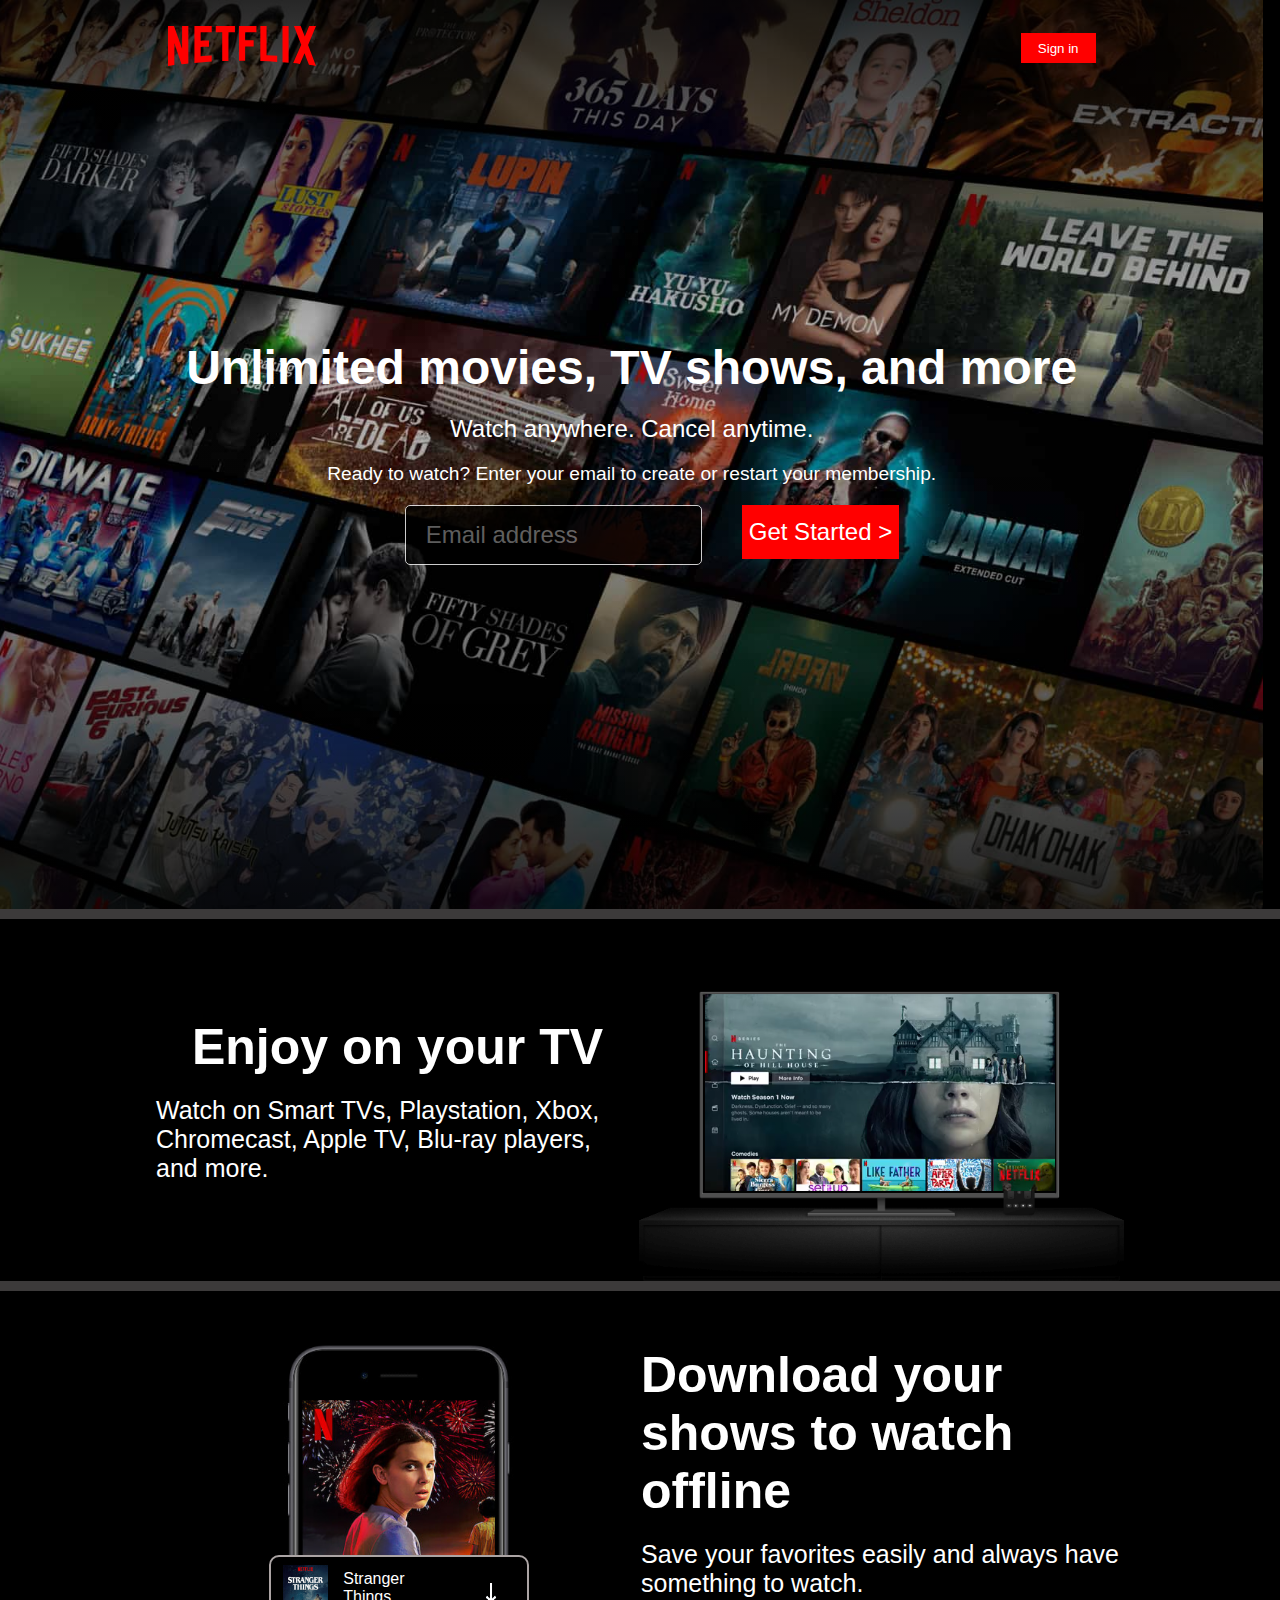
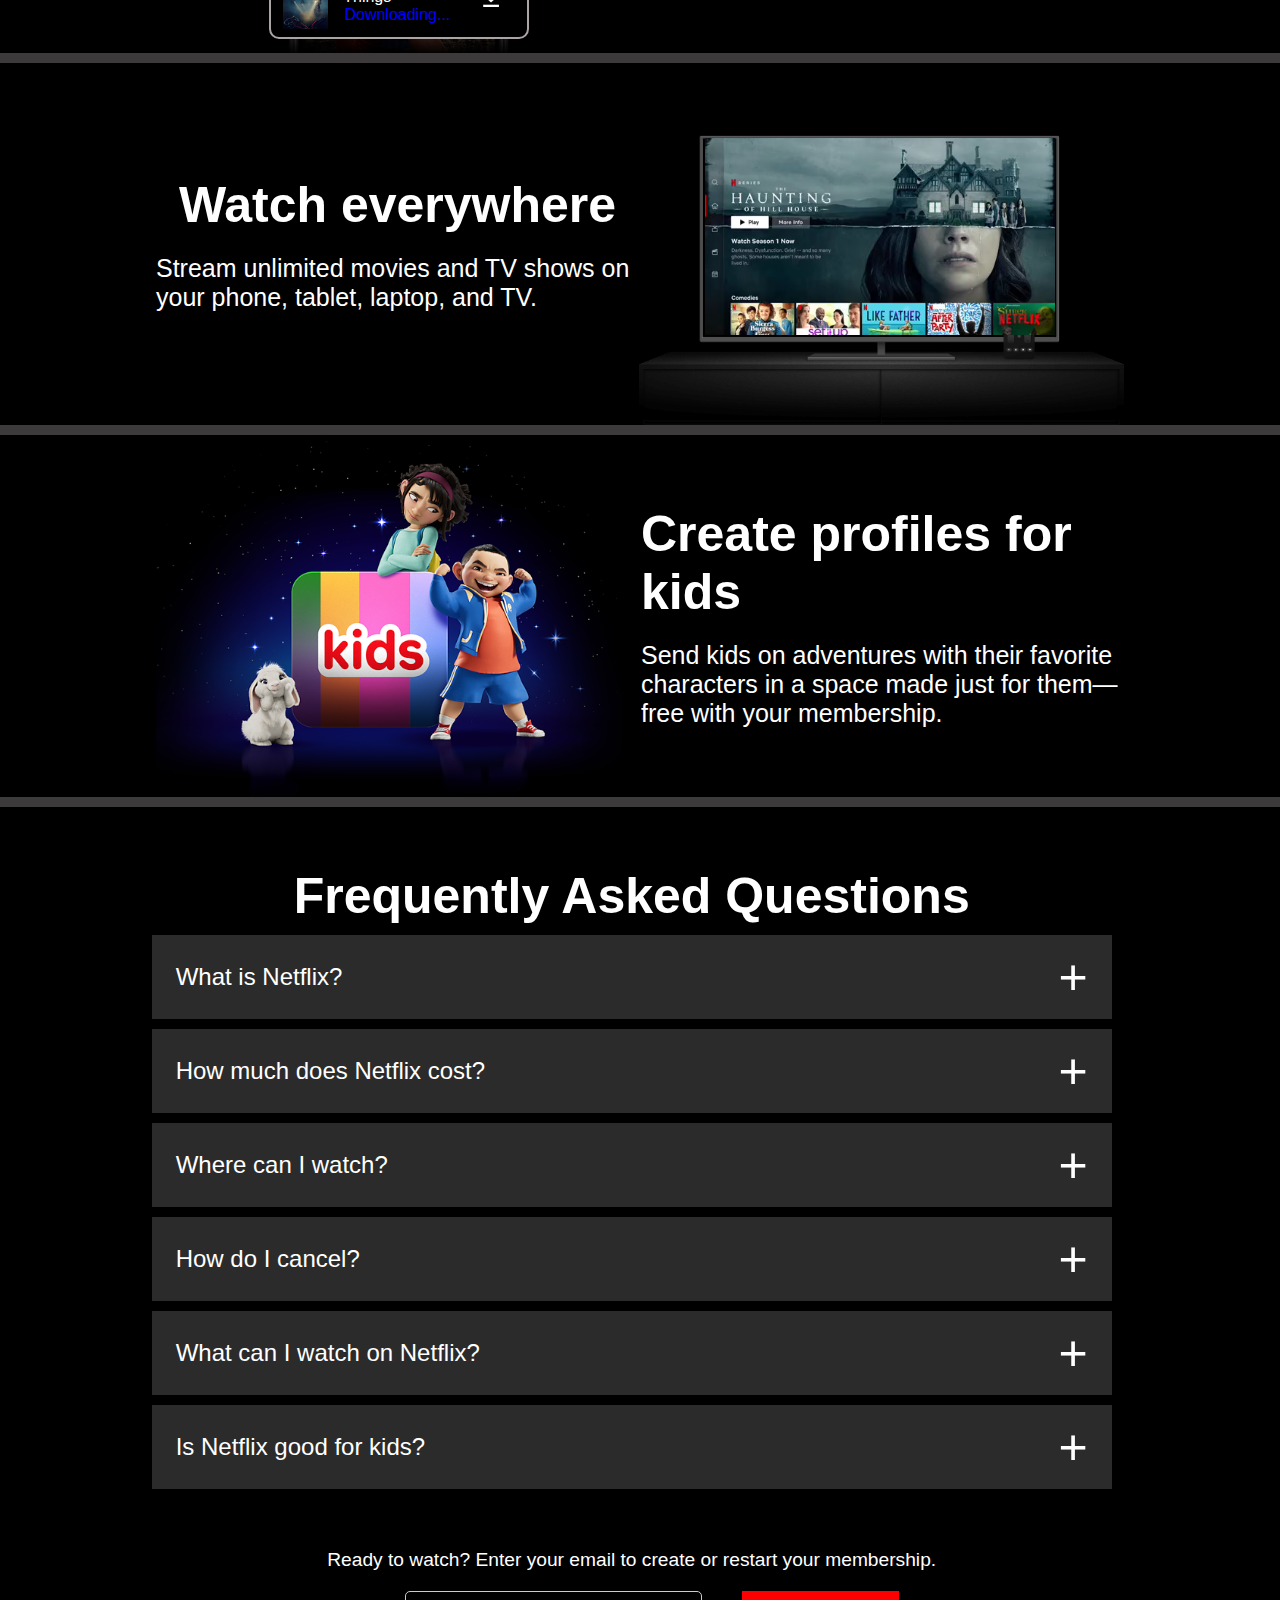
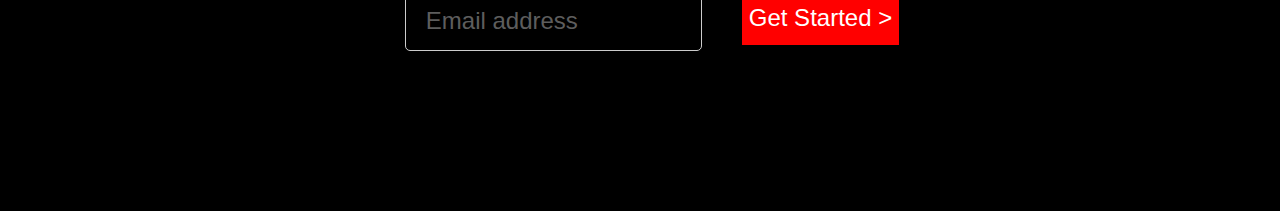
<file: CSS/netfltx web (Clone)/index.html>
<!DOCTYPE html>
<html lang="en">

<head>
    <meta charset="UTF-8">
    <meta name="viewport" content="width=device-width, initial-scale=1.0">
    <title>Netflix Pakistan - Watch TV Shows Online, Watch Movies Onlinent</title>
    <link rel="icon" href="favicon.ico">
        <link rel="stylesheet" href="style.css">
</head>

<body>
    <div class="main">
        <div class="box">
            <nav>
                <div class="img-1">
                    <img src="assets/logo.svg" alt="">
                </div>
                <div class="button"><button>Sign in</button></div>
            </nav>
            <main>
                <span>
                    Unlimited movies, TV shows, and more</span>
                <span>Watch anywhere. Cancel anytime.</span>
                <span>Ready to watch? Enter your email to create or restart your membership.</span>
                <div class="email">
                    <label for="em"></label>
                    <input type="email" placeholder="Email address" id="em">
                    <button>Get Started &gt;</button>
                </div>
            </main>
        </div>

    </div>
    <div class="line"></div>

    <div class="tv">
        <div class="text-tv">
            <span>Enjoy on your TV</span>

            <span>Watch on Smart TVs, Playstation, Xbox, Chromecast, Apple TV, Blu-ray players, and more.</span>
        </div>
        <div class="tv-img">
            <video src="assets/video-tv-0819.m4v" autoplay muted loop></video>
        </div>
    </div>
    <div class="line"></div>


    <!-- formobile -->
    <div class="tv">
        <div class="tv-img mobile">
            <div class="mob-img">
                <img src="assets/boxshot.png" alt="">
                <div class="tx">
                    <span>
                        Stranger Things </span>
                    <span>Downloading...</span>
                </div>
                <img src="assets/download-icon.gif" alt="">
            </div>
        </div>
        <div class="text-tv text-mobile">
            <span>Download your shows to watch offline</span>

            <span>Save your favorites easily and always have something to watch.</span>
        </div>
    </div>
    <div class="line"></div>
  
    
    <div class="tv">
        <div class="text-tv">
            <span>Watch everywhere</span>

            <span>Stream unlimited movies and TV shows on your phone, tablet, laptop, and TV.</span>
        </div>
        <div class="tv-img">
            <video src="assets/video-tv-0819.m4v" autoplay muted loop></video>
        </div>
    </div>
    <div class="line"></div>


    <div class="tv">
       
        <div class="tv-img" id="kids">
            
        </div>
        <div class="text-tv">
            <span>Create profiles for kids</span>

            <span>Send kids on adventures with their favorite characters in a space made just for them—free with your membership.</span>
        </div>
    </div>
 
    <div class="line"></div>
    <div class="faqs">
        <span>Frequently Asked Questions</span>
        <span id="Questions">What is Netflix? <span>&plus;</span>
    </span>
        <span id="Questions">How much does Netflix cost? <span>&plus;</span></span>
        <span id="Questions">Where can I watch? <span>&plus;</span></span>
        <span id="Questions">How do I cancel? <span>&plus;</span></span>
        <span id="Questions">What can I watch on Netflix? <span>&plus;</span></span>
        <span id="Questions">Is Netflix good for kids? <span>&plus;</span></span>
        <span id="io">Ready to watch? Enter your email to create or restart your membership.</span>
        <div class="email hec">
            <label for="em"></label>
            <input type="email" placeholder="Email address" id="em">
            <button>Get Started &gt;</button>
        </div>
    </div>
</body>

</html>
</file>
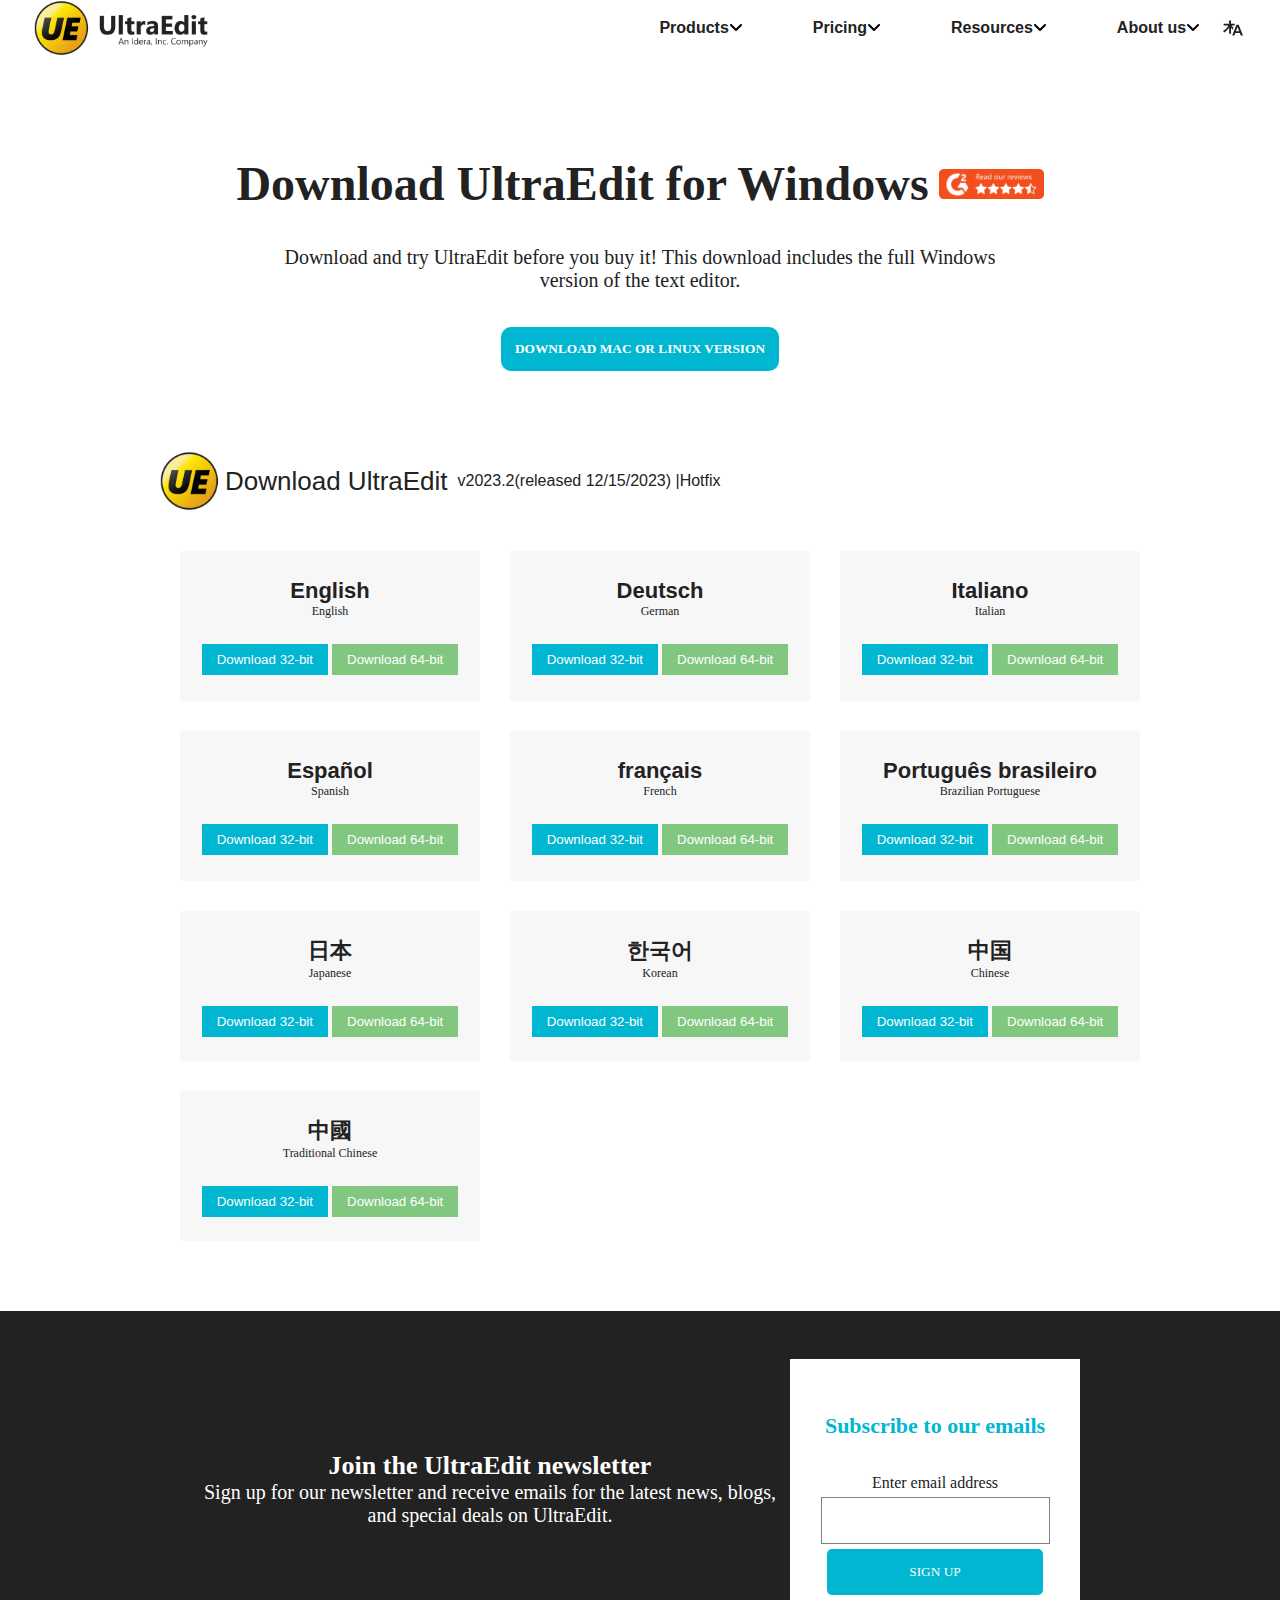
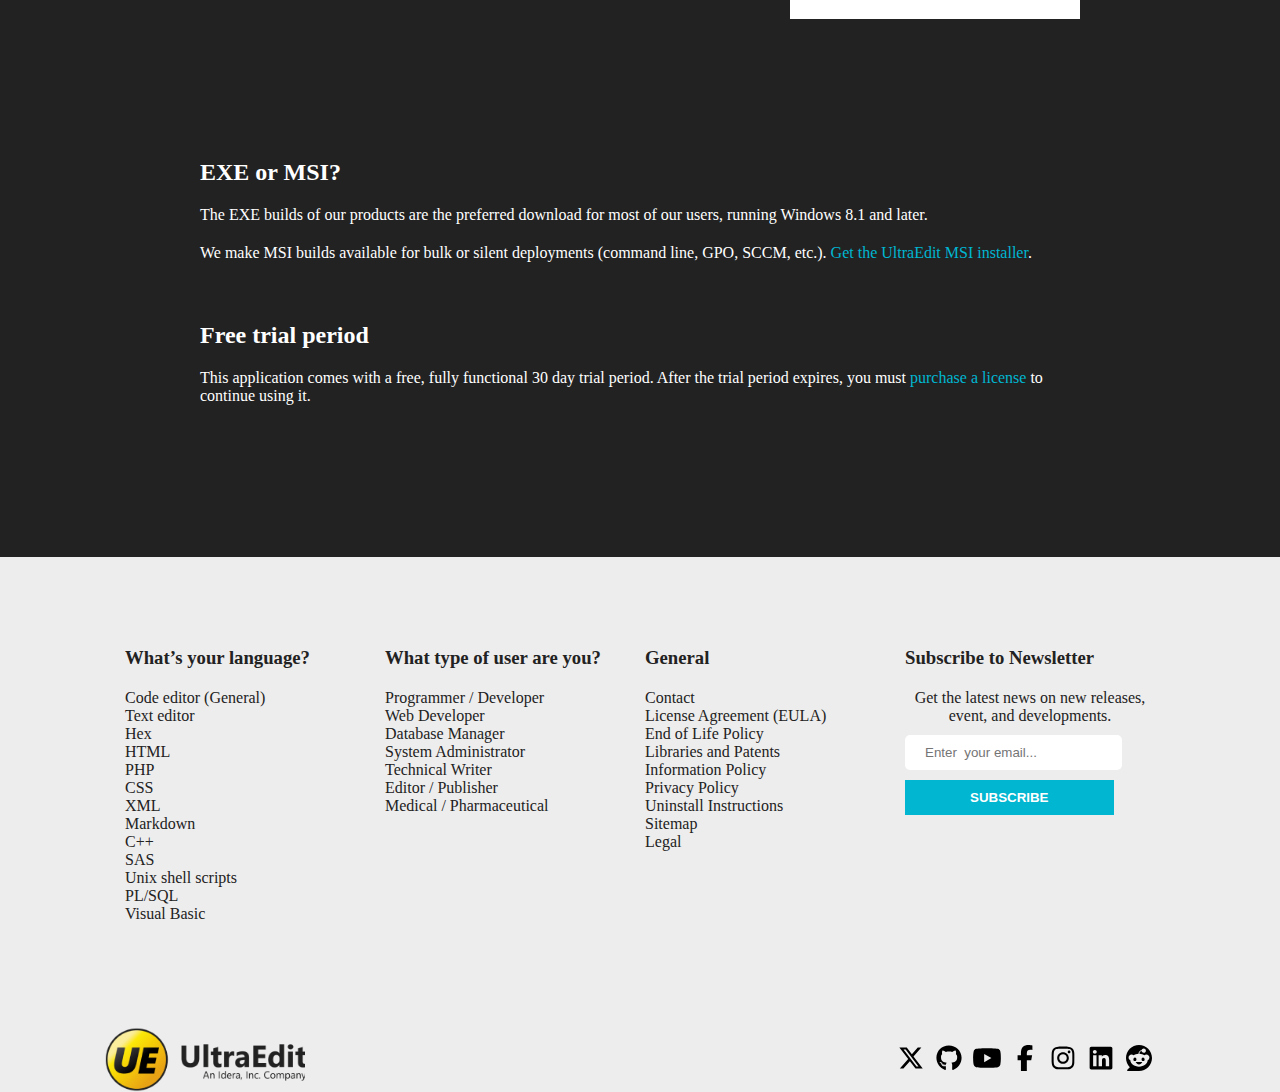
<file: CSS/Ultra edit web (Clone)/index.html>
<!DOCTYPE html>
<html lang="en">

<head>
  <meta charset="UTF-8" />
  <meta name="viewport" content="width=], initial-scale=1.0" />
  <title>ultra edit website ( css html project)</title>
  <link rel="stylesheet" href="ultra edit.css" />

</head>

<body>
  <header>
    <nav>
      <div class="logo"></div>
      <div class="menu">
        <ul>
          <li>Products  <svg xmlns="http://www.w3.org/2000/svg" height="16" width="14"
            viewBox="0 0 448 512"><!--!Font Awesome Free 6.5.1 by @fontawesome - https://fontawesome.com License - https://fontawesome.com/license/free Copyright 2023 Fonticons, Inc.-->
            <path
                d="M201.4 342.6c12.5 12.5 32.8 12.5 45.3 0l160-160c12.5-12.5 12.5-32.8 0-45.3s-32.8-12.5-45.3 0L224 274.7 86.6 137.4c-12.5-12.5-32.8-12.5-45.3 0s-12.5 32.8 0 45.3l160 160z" />
        </svg></li>
          <li>Pricing  <svg xmlns="http://www.w3.org/2000/svg" height="16" width="14"
            viewBox="0 0 448 512"><!--!Font Awesome Free 6.5.1 by @fontawesome - https://fontawesome.com License - https://fontawesome.com/license/free Copyright 2023 Fonticons, Inc.-->
            <path
                d="M201.4 342.6c12.5 12.5 32.8 12.5 45.3 0l160-160c12.5-12.5 12.5-32.8 0-45.3s-32.8-12.5-45.3 0L224 274.7 86.6 137.4c-12.5-12.5-32.8-12.5-45.3 0s-12.5 32.8 0 45.3l160 160z" />
        </svg></li>
          <li>Resources  <svg xmlns="http://www.w3.org/2000/svg" height="16" width="14"
            viewBox="0 0 448 512"><!--!Font Awesome Free 6.5.1 by @fontawesome - https://fontawesome.com License - https://fontawesome.com/license/free Copyright 2023 Fonticons, Inc.-->
            <path
                d="M201.4 342.6c12.5 12.5 32.8 12.5 45.3 0l160-160c12.5-12.5 12.5-32.8 0-45.3s-32.8-12.5-45.3 0L224 274.7 86.6 137.4c-12.5-12.5-32.8-12.5-45.3 0s-12.5 32.8 0 45.3l160 160z" />
        </svg></li>
          <li>About us  <svg xmlns="http://www.w3.org/2000/svg" height="16" width="14"
            viewBox="0 0 448 512"><!--!Font Awesome Free 6.5.1 by @fontawesome - https://fontawesome.com License - https://fontawesome.com/license/free Copyright 2023 Fonticons, Inc.-->
            <path
                d="M201.4 342.6c12.5 12.5 32.8 12.5 45.3 0l160-160c12.5-12.5 12.5-32.8 0-45.3s-32.8-12.5-45.3 0L224 274.7 86.6 137.4c-12.5-12.5-32.8-12.5-45.3 0s-12.5 32.8 0 45.3l160 160z" />
        </svg></li>
        <li id="lan">   <svg width="26" height="20" viewBox="0 0 16 16" fill="none" xmlns="http://www.w3.org/2000/svg"
          class="default-ltr-cache-4z3qvp e1svuwfo1" data-name="Languages" aria-hidden="true">
          <path fill-rule="evenodd" clip-rule="evenodd"
              d="M10.7668 5.33333L10.5038 5.99715L9.33974 8.9355L8.76866 10.377L7.33333 14H9.10751L9.83505 12.0326H13.4217L14.162 14H16L12.5665 5.33333H10.8278H10.7668ZM10.6186 9.93479L10.3839 10.5632H11.1036H12.8856L11.6348 7.2136L10.6186 9.93479ZM9.52722 4.84224C9.55393 4.77481 9.58574 4.71045 9.62211 4.64954H6.41909V2H4.926V4.64954H0.540802V5.99715H4.31466C3.35062 7.79015 1.75173 9.51463 0 10.4283C0.329184 10.7138 0.811203 11.2391 1.04633 11.5931C2.55118 10.6795 3.90318 9.22912 4.926 7.57316V12.6667H6.41909V7.51606C6.81951 8.15256 7.26748 8.76169 7.7521 9.32292L8.31996 7.88955C7.80191 7.29052 7.34631 6.64699 6.9834 5.99715H9.06968L9.52722 4.84224Z"
              fill="currentColor"></path>
      </svg>
  </li>
        </ul>
      </div>
    </nav>
  </header>

  <main>
    <div class="hero-sector">
      <div class="heroheading">
        <h1>Download <span>UltraEdit</span> for Windows</h1>
        <img src="1.png" alt="" />
      </div>
      <h3>
        Download and try UltraEdit before you buy it! This download includes
        the full Windows <br />
        version of the text editor.
      </h3>
      <button>DOWNLOAD MAC OR LINUX VERSION</button>
    </div>

    <div class="sector2">
      <div class="img"></div>
      <h3>Download UltraEdit</h3>
      <span>v2023.2(released 12/15/2023) |<a href="">Hotfix</a> </span>
    </div>
    <div class="content">
      <div class="language gr1">
        <div class="text">
          <h3>English</h3>
          <p>English</p>
        </div>
        <div class="button">
          <button id="but1">Download 32-bit</button>
          <button id="but2">Download 64-bit</button>
        </div>
      </div>
      <div class="language gr2">
        <div class="text">
          <h3>Deutsch</h3>
          <p>German</p>
        </div>
        <div class="button">
          <button id="but1">Download 32-bit</button>
          <button id="but2">Download 64-bit</button>
        </div>
      </div>
      <div class="language gr3">
        <div class="text">
          <h3>Italiano</h3>
          <p>Italian</p>
        </div>
        <div class="button">
          <button id="but1">Download 32-bit</button>
          <button id="but2">Download 64-bit</button>
        </div>
      </div>
      <div class="language gr4">
        <div class="text">
          <h3>Español</h3>
          <p>Spanish</p>
        </div>
        <div class="button">
          <button id="but1">Download 32-bit</button>
          <button id="but2">Download 64-bit</button>
        </div>
      </div>
      <div class="language gr5">
        <div class="text">
          <h3>français</h3>
          <p>French</p>
        </div>
        <div class="button">
          <button id="but1">Download 32-bit</button>
          <button id="but2">Download 64-bit</button>
        </div>
      </div>
      <div class="language gr6">
        <div class="text">
          <h3>Português brasileiro</h3>
          <p>Brazilian Portuguese</p>
        </div>
        <div class="button">
          <button id="but1">Download 32-bit</button>
          <button id="but2">Download 64-bit</button>
        </div>
      </div>
      <div class="language gr7">
        <div class="text">
          <h3>日本</h3>
          <p>Japanese</p>
        </div>
        <div class="button">
          <button id="but1">Download 32-bit</button>
          <button id="but2">Download 64-bit</button>
        </div>
      </div>
      <div class="language gr8">
        <div class="text">
          <h3>한국어</h3>
          <p>Korean</p>
        </div>
        <div class="button">
          <button id="but1">Download 32-bit</button>
          <button id="but2">Download 64-bit</button>
        </div>
      </div>
      <div class="language gr9">
        <div class="text">
          <h3>中国</h3>
          <p>Chinese</p>
        </div>
        <div class="button">
          <button id="but1">Download 32-bit</button>
          <button id="but2">Download 64-bit</button>
        </div>
      </div>
      <div class="language gr10">
        <div class="text">
          <h3>中國</h3>
          <p>Traditional Chinese</p>
        </div>
        <div class="button">
          <button id="but1">Download 32-bit</button>
          <button id="but2">Download 64-bit</button>
        </div>
      </div>
    </div>
  </main>

  <footer>
    <div class="about">
      <div class="sub">
        <div class="details">
          <h3>Join the UltraEdit newsletter</h3>
          <p>
            Sign up for our newsletter and receive emails for the latest news,
            blogs, and special deals on UltraEdit.
          </p>
        </div>
        <div class="email">
          <h3>Subscribe to our emails</h3>
          <label for="fill"> Enter email address </label>
          <input type="text" name="" id="fill" />
          <button>SIGN UP</button>
        </div>
      </div>
      <div class="info">
        <h3>EXE or MSI?</h3>
        <p>
          The EXE builds of our products are the preferred download for most
          of our users, running Windows 8.1 and later.
        </p>
        <p>
          We make MSI builds available for bulk or silent deployments (command
          line, GPO, SCCM, etc.).
          <a href=""> Get the UltraEdit MSI installer</a>.
        </p>
      </div>
      <div class="info info2">
        <h3>Free trial period</h3>
        <p>
          This application comes with a free, fully functional 30 day trial
          period. After the trial period expires, you must
          <a href="">purchase a license</a> to continue using it.
        </p>
      </div>
    </div>




    <div class="end">
      <div class="a-options">
        <div class="first">
          <h3>What’s your language?</h3>
          <a href="">Code editor (General)</a>
          <a href="">Text editor</a>
          <a href="">Hex</a>
          <a href="">HTML</a>
          <a href="">PHP</a>
          <a href="">CSS</a>
          <a href="">XML</a>
          <a href="">Markdown</a>
          <a href="">C++</a>
          <a href="">SAS</a>
          <a href="">Unix shell scripts</a>
          <a href="">PL/SQL</a>
          <a href="">Visual Basic</a>
        </div>
        <div class="second">
          <h3> What type of user are you?</h3>



          <a href="">Programmer / Developer</a>
          <a href="">Web Developer</a>

          <a href="">Database Manager</a>

          <a href="">System Administrator</a>

          <a href="">Technical Writer</a>
          <a href="">Editor / Publisher
          </a>
          <a href="">Medical / Pharmaceutical
          </a>
        </div>
        <div class="third">
          <h3>General</h3>
          <a href="">Contact</a>
          <a href="">
            License Agreement (EULA)</a>
          <a href=""> End of Life Policy
          </a> <a href="">
            Libraries and Patents
          </a>
          <a href="">
            Information Policy
          </a>
          <a href="">
            Privacy Policy
          </a>
          <a href="">
            Uninstall Instructions
          </a>
          <a href="">
            Sitemap</a>
          <a href="">
            Legal
          </a>
        </div>
        <div class="four">
          <h3>Subscribe to Newsletter</h3>
          <p>Get the latest news on new releases, event, and developments.</p>
          <label for="em"></label>
          <input type="text" name="" id="em" placeholder="Enter  your email...">
          <button>SUBSCRIBE</button>
        </div>

      </div>
    </div>

    <div class="end-about">
      <div class="img-1"></div>
      <div class="icons">
        <a href=""><svg xmlns="http://www.w3.org/2000/svg" height="26" width="30"
          viewBox="0 0 512 512"><!--!Font Awesome Free 6.5.1 by @fontawesome - https://fontawesome.com License - https://fontawesome.com/license/free Copyright 2023 Fonticons, Inc.-->
          <path
              d="M389.2 48h70.6L305.6 224.2 487 464H345L233.7 318.6 106.5 464H35.8L200.7 275.5 26.8 48H172.4L272.9 180.9 389.2 48zM364.4 421.8h39.1L151.1 88h-42L364.4 421.8z" />
      </svg></a>
      <a href=""><svg xmlns="http://www.w3.org/2000/svg" height="26" width="30"
        viewBox="0 0 496 512"><!--!Font Awesome Free 6.5.1 by @fontawesome - https://fontawesome.com License - https://fontawesome.com/license/free Copyright 2023 Fonticons, Inc.-->
        <path
            d="M165.9 397.4c0 2-2.3 3.6-5.2 3.6-3.3 .3-5.6-1.3-5.6-3.6 0-2 2.3-3.6 5.2-3.6 3-.3 5.6 1.3 5.6 3.6zm-31.1-4.5c-.7 2 1.3 4.3 4.3 4.9 2.6 1 5.6 0 6.2-2s-1.3-4.3-4.3-5.2c-2.6-.7-5.5 .3-6.2 2.3zm44.2-1.7c-2.9 .7-4.9 2.6-4.6 4.9 .3 2 2.9 3.3 5.9 2.6 2.9-.7 4.9-2.6 4.6-4.6-.3-1.9-3-3.2-5.9-2.9zM244.8 8C106.1 8 0 113.3 0 252c0 110.9 69.8 205.8 169.5 239.2 12.8 2.3 17.3-5.6 17.3-12.1 0-6.2-.3-40.4-.3-61.4 0 0-70 15-84.7-29.8 0 0-11.4-29.1-27.8-36.6 0 0-22.9-15.7 1.6-15.4 0 0 24.9 2 38.6 25.8 21.9 38.6 58.6 27.5 72.9 20.9 2.3-16 8.8-27.1 16-33.7-55.9-6.2-112.3-14.3-112.3-110.5 0-27.5 7.6-41.3 23.6-58.9-2.6-6.5-11.1-33.3 2.6-67.9 20.9-6.5 69 27 69 27 20-5.6 41.5-8.5 62.8-8.5s42.8 2.9 62.8 8.5c0 0 48.1-33.6 69-27 13.7 34.7 5.2 61.4 2.6 67.9 16 17.7 25.8 31.5 25.8 58.9 0 96.5-58.9 104.2-114.8 110.5 9.2 7.9 17 22.9 17 46.4 0 33.7-.3 75.4-.3 83.6 0 6.5 4.6 14.4 17.3 12.1C428.2 457.8 496 362.9 496 252 496 113.3 383.5 8 244.8 8zM97.2 352.9c-1.3 1-1 3.3 .7 5.2 1.6 1.6 3.9 2.3 5.2 1 1.3-1 1-3.3-.7-5.2-1.6-1.6-3.9-2.3-5.2-1zm-10.8-8.1c-.7 1.3 .3 2.9 2.3 3.9 1.6 1 3.6 .7 4.3-.7 .7-1.3-.3-2.9-2.3-3.9-2-.6-3.6-.3-4.3 .7zm32.4 35.6c-1.6 1.3-1 4.3 1.3 6.2 2.3 2.3 5.2 2.6 6.5 1 1.3-1.3 .7-4.3-1.3-6.2-2.2-2.3-5.2-2.6-6.5-1zm-11.4-14.7c-1.6 1-1.6 3.6 0 5.9 1.6 2.3 4.3 3.3 5.6 2.3 1.6-1.3 1.6-3.9 0-6.2-1.4-2.3-4-3.3-5.6-2z" />
    </svg></a>

    <a href=""><svg xmlns="http://www.w3.org/2000/svg" height="26" width="30"
      viewBox="0 0 576 512"><!--!Font Awesome Free 6.5.1 by @fontawesome - https://fontawesome.com License - https://fontawesome.com/license/free Copyright 2023 Fonticons, Inc.-->
      <path
          d="M549.7 124.1c-6.3-23.7-24.8-42.3-48.3-48.6C458.8 64 288 64 288 64S117.2 64 74.6 75.5c-23.5 6.3-42 24.9-48.3 48.6-11.4 42.9-11.4 132.3-11.4 132.3s0 89.4 11.4 132.3c6.3 23.7 24.8 41.5 48.3 47.8C117.2 448 288 448 288 448s170.8 0 213.4-11.5c23.5-6.3 42-24.2 48.3-47.8 11.4-42.9 11.4-132.3 11.4-132.3s0-89.4-11.4-132.3zm-317.5 213.5V175.2l142.7 81.2-142.7 81.2z" />
  </svg></a>

  <a href=""><svg xmlns="http://www.w3.org/2000/svg" height="26" width="30"
    viewBox="0 0 320 512"><!--!Font Awesome Free 6.5.1 by @fontawesome - https://fontawesome.com License - https://fontawesome.com/license/free Copyright 2023 Fonticons, Inc.-->
    <path
        d="M80 299.3V512H196V299.3h86.5l18-97.8H196V166.9c0-51.7 20.3-71.5 72.7-71.5c16.3 0 29.4 .4 37 1.2V7.9C291.4 4 256.4 0 236.2 0C129.3 0 80 50.5 80 159.4v42.1H14v97.8H80z" />
</svg></a>

<a href=""><svg xmlns="http://www.w3.org/2000/svg" height="26" width="30"
  viewBox="0 0 448 512"><!--!Font Awesome Free 6.5.1 by @fontawesome - https://fontawesome.com License - https://fontawesome.com/license/free Copyright 2023 Fonticons, Inc.-->
  <path
      d="M224.1 141c-63.6 0-114.9 51.3-114.9 114.9s51.3 114.9 114.9 114.9S339 319.5 339 255.9 287.7 141 224.1 141zm0 189.6c-41.1 0-74.7-33.5-74.7-74.7s33.5-74.7 74.7-74.7 74.7 33.5 74.7 74.7-33.6 74.7-74.7 74.7zm146.4-194.3c0 14.9-12 26.8-26.8 26.8-14.9 0-26.8-12-26.8-26.8s12-26.8 26.8-26.8 26.8 12 26.8 26.8zm76.1 27.2c-1.7-35.9-9.9-67.7-36.2-93.9-26.2-26.2-58-34.4-93.9-36.2-37-2.1-147.9-2.1-184.9 0-35.8 1.7-67.6 9.9-93.9 36.1s-34.4 58-36.2 93.9c-2.1 37-2.1 147.9 0 184.9 1.7 35.9 9.9 67.7 36.2 93.9s58 34.4 93.9 36.2c37 2.1 147.9 2.1 184.9 0 35.9-1.7 67.7-9.9 93.9-36.2 26.2-26.2 34.4-58 36.2-93.9 2.1-37 2.1-147.8 0-184.8zM398.8 388c-7.8 19.6-22.9 34.7-42.6 42.6-29.5 11.7-99.5 9-132.1 9s-102.7 2.6-132.1-9c-19.6-7.8-34.7-22.9-42.6-42.6-11.7-29.5-9-99.5-9-132.1s-2.6-102.7 9-132.1c7.8-19.6 22.9-34.7 42.6-42.6 29.5-11.7 99.5-9 132.1-9s102.7-2.6 132.1 9c19.6 7.8 34.7 22.9 42.6 42.6 11.7 29.5 9 99.5 9 132.1s2.7 102.7-9 132.1z" />
</svg></a>
<a href=""><svg xmlns="http://www.w3.org/2000/svg" height="26" width="30"
  viewBox="0 0 448 512"><!--!Font Awesome Free 6.5.1 by @fontawesome - https://fontawesome.com License - https://fontawesome.com/license/free Copyright 2023 Fonticons, Inc.-->
  <path
      d="M416 32H31.9C14.3 32 0 46.5 0 64.3v383.4C0 465.5 14.3 480 31.9 480H416c17.6 0 32-14.5 32-32.3V64.3c0-17.8-14.4-32.3-32-32.3zM135.4 416H69V202.2h66.5V416zm-33.2-243c-21.3 0-38.5-17.3-38.5-38.5S80.9 96 102.2 96c21.2 0 38.5 17.3 38.5 38.5 0 21.3-17.2 38.5-38.5 38.5zm282.1 243h-66.4V312c0-24.8-.5-56.7-34.5-56.7-34.6 0-39.9 27-39.9 54.9V416h-66.4V202.2h63.7v29.2h.9c8.9-16.8 30.6-34.5 62.9-34.5 67.2 0 79.7 44.3 79.7 101.9V416z" />
</svg></a>
<a href="">
<svg xmlns="http://www.w3.org/2000/svg" height="26" width="30"
viewBox="0 0 512 512"><!--!Font Awesome Free 6.5.1 by @fontawesome - https://fontawesome.com License - https://fontawesome.com/license/free Copyright 2023 Fonticons, Inc.-->
<path
    d="M0 256C0 114.6 114.6 0 256 0S512 114.6 512 256s-114.6 256-256 256L37.1 512c-13.7 0-20.5-16.5-10.9-26.2L75 437C28.7 390.7 0 326.7 0 256zM349.6 153.6c23.6 0 42.7-19.1 42.7-42.7s-19.1-42.7-42.7-42.7c-20.6 0-37.8 14.6-41.8 34c-34.5 3.7-61.4 33-61.4 68.4l0 .2c-37.5 1.6-71.8 12.3-99 29.1c-10.1-7.8-22.8-12.5-36.5-12.5c-33 0-59.8 26.8-59.8 59.8c0 24 14.1 44.6 34.4 54.1c2 69.4 77.6 125.2 170.6 125.2s168.7-55.9 170.6-125.3c20.2-9.6 34.1-30.2 34.1-54c0-33-26.8-59.8-59.8-59.8c-13.7 0-26.3 4.6-36.4 12.4c-27.4-17-62.1-27.7-100-29.1l0-.2c0-25.4 18.9-46.5 43.4-49.9l0 0c4.4 18.8 21.3 32.8 41.5 32.8zM177.1 246.9c16.7 0 29.5 17.6 28.5 39.3s-13.5 29.6-30.3 29.6s-31.4-8.8-30.4-30.5s15.4-38.3 32.1-38.3zm190.1 38.3c1 21.7-13.7 30.5-30.4 30.5s-29.3-7.9-30.3-29.6c-1-21.7 11.8-39.3 28.5-39.3s31.2 16.6 32.1 38.3zm-48.1 56.7c-10.3 24.6-34.6 41.9-63 41.9s-52.7-17.3-63-41.9c-1.2-2.9 .8-6.2 3.9-6.5c18.4-1.9 38.3-2.9 59.1-2.9s40.7 1 59.1 2.9c3.1 .3 5.1 3.6 3.9 6.5z" />
</svg></a>
      </div>
    </div>
  </footer>
</body>

</html>
</file>
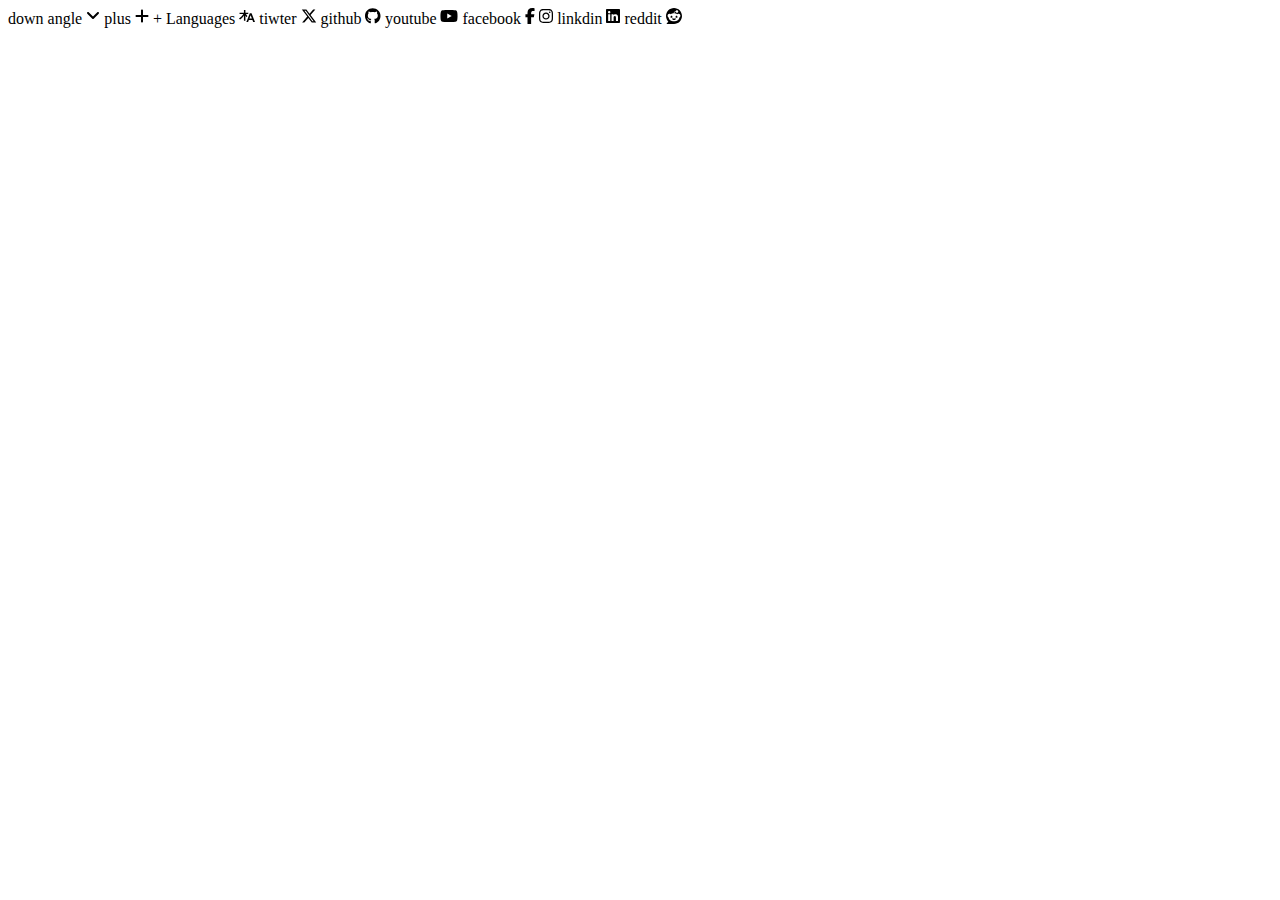
<file: CSS/netfltx web (Clone)/icons.html>
<!DOCTYPE html>
<html lang="en">

<head>
    <meta charset="UTF-8">
    <meta name="viewport" content="width=, initial-scale=1.0">
    <title>Document</title>

    <link rel="stylesheet" href="https://cdnjs.cloudflare.com/ajax/libs/font-awesome/6.5.1/css/all.min.css"
        integrity="sha512-DTOQO9RWCH3ppGqcWaEA1BIZOC6xxalwEsw9c2QQeAIftl+Vegovlnee1c9QX4TctnWMn13TZye+giMm8e2LwA=="
        crossorigin="anonymous" referrerpolicy="no-referrer" />
</head>

<body>
    down angle
    <svg xmlns="http://www.w3.org/2000/svg" height="16" width="14"
        viewBox="0 0 448 512"><!--!Font Awesome Free 6.5.1 by @fontawesome - https://fontawesome.com License - https://fontawesome.com/license/free Copyright 2023 Fonticons, Inc.-->
        <path
            d="M201.4 342.6c12.5 12.5 32.8 12.5 45.3 0l160-160c12.5-12.5 12.5-32.8 0-45.3s-32.8-12.5-45.3 0L224 274.7 86.6 137.4c-12.5-12.5-32.8-12.5-45.3 0s-12.5 32.8 0 45.3l160 160z" />
    </svg>




    plus

    <svg xmlns="http://www.w3.org/2000/svg" height="16" width="14"
        viewBox="0 0 448 512"><!--!Font Awesome Free 6.5.1 by @fontawesome - https://fontawesome.com License - https://fontawesome.com/license/free Copyright 2023 Fonticons, Inc.-->
        <path
            d="M256 80c0-17.7-14.3-32-32-32s-32 14.3-32 32V224H48c-17.7 0-32 14.3-32 32s14.3 32 32 32H192V432c0 17.7 14.3 32 32 32s32-14.3 32-32V288H400c17.7 0 32-14.3 32-32s-14.3-32-32-32H256V80z" />
    </svg>


    &plus;



    <i class="fa-solid fa-plus"></i>

    Languages

    <svg width="16" height="16" viewBox="0 0 16 16" fill="none" xmlns="http://www.w3.org/2000/svg"
        class="default-ltr-cache-4z3qvp e1svuwfo1" data-name="Languages" aria-hidden="true">
        <path fill-rule="evenodd" clip-rule="evenodd"
            d="M10.7668 5.33333L10.5038 5.99715L9.33974 8.9355L8.76866 10.377L7.33333 14H9.10751L9.83505 12.0326H13.4217L14.162 14H16L12.5665 5.33333H10.8278H10.7668ZM10.6186 9.93479L10.3839 10.5632H11.1036H12.8856L11.6348 7.2136L10.6186 9.93479ZM9.52722 4.84224C9.55393 4.77481 9.58574 4.71045 9.62211 4.64954H6.41909V2H4.926V4.64954H0.540802V5.99715H4.31466C3.35062 7.79015 1.75173 9.51463 0 10.4283C0.329184 10.7138 0.811203 11.2391 1.04633 11.5931C2.55118 10.6795 3.90318 9.22912 4.926 7.57316V12.6667H6.41909V7.51606C6.81951 8.15256 7.26748 8.76169 7.7521 9.32292L8.31996 7.88955C7.80191 7.29052 7.34631 6.64699 6.9834 5.99715H9.06968L9.52722 4.84224Z"
            fill="currentColor"></path>
    </svg>



    tiwter


    <svg xmlns="http://www.w3.org/2000/svg" height="16" width="16"
        viewBox="0 0 512 512"><!--!Font Awesome Free 6.5.1 by @fontawesome - https://fontawesome.com License - https://fontawesome.com/license/free Copyright 2023 Fonticons, Inc.-->
        <path
            d="M389.2 48h70.6L305.6 224.2 487 464H345L233.7 318.6 106.5 464H35.8L200.7 275.5 26.8 48H172.4L272.9 180.9 389.2 48zM364.4 421.8h39.1L151.1 88h-42L364.4 421.8z" />
    </svg>



    github

    <svg xmlns="http://www.w3.org/2000/svg" height="16" width="15.5"
        viewBox="0 0 496 512"><!--!Font Awesome Free 6.5.1 by @fontawesome - https://fontawesome.com License - https://fontawesome.com/license/free Copyright 2023 Fonticons, Inc.-->
        <path
            d="M165.9 397.4c0 2-2.3 3.6-5.2 3.6-3.3 .3-5.6-1.3-5.6-3.6 0-2 2.3-3.6 5.2-3.6 3-.3 5.6 1.3 5.6 3.6zm-31.1-4.5c-.7 2 1.3 4.3 4.3 4.9 2.6 1 5.6 0 6.2-2s-1.3-4.3-4.3-5.2c-2.6-.7-5.5 .3-6.2 2.3zm44.2-1.7c-2.9 .7-4.9 2.6-4.6 4.9 .3 2 2.9 3.3 5.9 2.6 2.9-.7 4.9-2.6 4.6-4.6-.3-1.9-3-3.2-5.9-2.9zM244.8 8C106.1 8 0 113.3 0 252c0 110.9 69.8 205.8 169.5 239.2 12.8 2.3 17.3-5.6 17.3-12.1 0-6.2-.3-40.4-.3-61.4 0 0-70 15-84.7-29.8 0 0-11.4-29.1-27.8-36.6 0 0-22.9-15.7 1.6-15.4 0 0 24.9 2 38.6 25.8 21.9 38.6 58.6 27.5 72.9 20.9 2.3-16 8.8-27.1 16-33.7-55.9-6.2-112.3-14.3-112.3-110.5 0-27.5 7.6-41.3 23.6-58.9-2.6-6.5-11.1-33.3 2.6-67.9 20.9-6.5 69 27 69 27 20-5.6 41.5-8.5 62.8-8.5s42.8 2.9 62.8 8.5c0 0 48.1-33.6 69-27 13.7 34.7 5.2 61.4 2.6 67.9 16 17.7 25.8 31.5 25.8 58.9 0 96.5-58.9 104.2-114.8 110.5 9.2 7.9 17 22.9 17 46.4 0 33.7-.3 75.4-.3 83.6 0 6.5 4.6 14.4 17.3 12.1C428.2 457.8 496 362.9 496 252 496 113.3 383.5 8 244.8 8zM97.2 352.9c-1.3 1-1 3.3 .7 5.2 1.6 1.6 3.9 2.3 5.2 1 1.3-1 1-3.3-.7-5.2-1.6-1.6-3.9-2.3-5.2-1zm-10.8-8.1c-.7 1.3 .3 2.9 2.3 3.9 1.6 1 3.6 .7 4.3-.7 .7-1.3-.3-2.9-2.3-3.9-2-.6-3.6-.3-4.3 .7zm32.4 35.6c-1.6 1.3-1 4.3 1.3 6.2 2.3 2.3 5.2 2.6 6.5 1 1.3-1.3 .7-4.3-1.3-6.2-2.2-2.3-5.2-2.6-6.5-1zm-11.4-14.7c-1.6 1-1.6 3.6 0 5.9 1.6 2.3 4.3 3.3 5.6 2.3 1.6-1.3 1.6-3.9 0-6.2-1.4-2.3-4-3.3-5.6-2z" />
    </svg>



    youtube


    <svg xmlns="http://www.w3.org/2000/svg" height="16" width="18"
        viewBox="0 0 576 512"><!--!Font Awesome Free 6.5.1 by @fontawesome - https://fontawesome.com License - https://fontawesome.com/license/free Copyright 2023 Fonticons, Inc.-->
        <path
            d="M549.7 124.1c-6.3-23.7-24.8-42.3-48.3-48.6C458.8 64 288 64 288 64S117.2 64 74.6 75.5c-23.5 6.3-42 24.9-48.3 48.6-11.4 42.9-11.4 132.3-11.4 132.3s0 89.4 11.4 132.3c6.3 23.7 24.8 41.5 48.3 47.8C117.2 448 288 448 288 448s170.8 0 213.4-11.5c23.5-6.3 42-24.2 48.3-47.8 11.4-42.9 11.4-132.3 11.4-132.3s0-89.4-11.4-132.3zm-317.5 213.5V175.2l142.7 81.2-142.7 81.2z" />
    </svg>

    facebook

    <svg xmlns="http://www.w3.org/2000/svg" height="16" width="10"
        viewBox="0 0 320 512"><!--!Font Awesome Free 6.5.1 by @fontawesome - https://fontawesome.com License - https://fontawesome.com/license/free Copyright 2023 Fonticons, Inc.-->
        <path
            d="M80 299.3V512H196V299.3h86.5l18-97.8H196V166.9c0-51.7 20.3-71.5 72.7-71.5c16.3 0 29.4 .4 37 1.2V7.9C291.4 4 256.4 0 236.2 0C129.3 0 80 50.5 80 159.4v42.1H14v97.8H80z" />
    </svg>

    <svg xmlns="http://www.w3.org/2000/svg" height="16" width="14"
        viewBox="0 0 448 512"><!--!Font Awesome Free 6.5.1 by @fontawesome - https://fontawesome.com License - https://fontawesome.com/license/free Copyright 2023 Fonticons, Inc.-->
        <path
            d="M224.1 141c-63.6 0-114.9 51.3-114.9 114.9s51.3 114.9 114.9 114.9S339 319.5 339 255.9 287.7 141 224.1 141zm0 189.6c-41.1 0-74.7-33.5-74.7-74.7s33.5-74.7 74.7-74.7 74.7 33.5 74.7 74.7-33.6 74.7-74.7 74.7zm146.4-194.3c0 14.9-12 26.8-26.8 26.8-14.9 0-26.8-12-26.8-26.8s12-26.8 26.8-26.8 26.8 12 26.8 26.8zm76.1 27.2c-1.7-35.9-9.9-67.7-36.2-93.9-26.2-26.2-58-34.4-93.9-36.2-37-2.1-147.9-2.1-184.9 0-35.8 1.7-67.6 9.9-93.9 36.1s-34.4 58-36.2 93.9c-2.1 37-2.1 147.9 0 184.9 1.7 35.9 9.9 67.7 36.2 93.9s58 34.4 93.9 36.2c37 2.1 147.9 2.1 184.9 0 35.9-1.7 67.7-9.9 93.9-36.2 26.2-26.2 34.4-58 36.2-93.9 2.1-37 2.1-147.8 0-184.8zM398.8 388c-7.8 19.6-22.9 34.7-42.6 42.6-29.5 11.7-99.5 9-132.1 9s-102.7 2.6-132.1-9c-19.6-7.8-34.7-22.9-42.6-42.6-11.7-29.5-9-99.5-9-132.1s-2.6-102.7 9-132.1c7.8-19.6 22.9-34.7 42.6-42.6 29.5-11.7 99.5-9 132.1-9s102.7-2.6 132.1 9c19.6 7.8 34.7 22.9 42.6 42.6 11.7 29.5 9 99.5 9 132.1s2.7 102.7-9 132.1z" />
    </svg>

    linkdin

    <svg xmlns="http://www.w3.org/2000/svg" height="16" width="14"
        viewBox="0 0 448 512"><!--!Font Awesome Free 6.5.1 by @fontawesome - https://fontawesome.com License - https://fontawesome.com/license/free Copyright 2023 Fonticons, Inc.-->
        <path
            d="M416 32H31.9C14.3 32 0 46.5 0 64.3v383.4C0 465.5 14.3 480 31.9 480H416c17.6 0 32-14.5 32-32.3V64.3c0-17.8-14.4-32.3-32-32.3zM135.4 416H69V202.2h66.5V416zm-33.2-243c-21.3 0-38.5-17.3-38.5-38.5S80.9 96 102.2 96c21.2 0 38.5 17.3 38.5 38.5 0 21.3-17.2 38.5-38.5 38.5zm282.1 243h-66.4V312c0-24.8-.5-56.7-34.5-56.7-34.6 0-39.9 27-39.9 54.9V416h-66.4V202.2h63.7v29.2h.9c8.9-16.8 30.6-34.5 62.9-34.5 67.2 0 79.7 44.3 79.7 101.9V416z" />
    </svg>

    reddit
    <svg xmlns="http://www.w3.org/2000/svg" height="16" width="16"
        viewBox="0 0 512 512"><!--!Font Awesome Free 6.5.1 by @fontawesome - https://fontawesome.com License - https://fontawesome.com/license/free Copyright 2023 Fonticons, Inc.-->
        <path
            d="M0 256C0 114.6 114.6 0 256 0S512 114.6 512 256s-114.6 256-256 256L37.1 512c-13.7 0-20.5-16.5-10.9-26.2L75 437C28.7 390.7 0 326.7 0 256zM349.6 153.6c23.6 0 42.7-19.1 42.7-42.7s-19.1-42.7-42.7-42.7c-20.6 0-37.8 14.6-41.8 34c-34.5 3.7-61.4 33-61.4 68.4l0 .2c-37.5 1.6-71.8 12.3-99 29.1c-10.1-7.8-22.8-12.5-36.5-12.5c-33 0-59.8 26.8-59.8 59.8c0 24 14.1 44.6 34.4 54.1c2 69.4 77.6 125.2 170.6 125.2s168.7-55.9 170.6-125.3c20.2-9.6 34.1-30.2 34.1-54c0-33-26.8-59.8-59.8-59.8c-13.7 0-26.3 4.6-36.4 12.4c-27.4-17-62.1-27.7-100-29.1l0-.2c0-25.4 18.9-46.5 43.4-49.9l0 0c4.4 18.8 21.3 32.8 41.5 32.8zM177.1 246.9c16.7 0 29.5 17.6 28.5 39.3s-13.5 29.6-30.3 29.6s-31.4-8.8-30.4-30.5s15.4-38.3 32.1-38.3zm190.1 38.3c1 21.7-13.7 30.5-30.4 30.5s-29.3-7.9-30.3-29.6c-1-21.7 11.8-39.3 28.5-39.3s31.2 16.6 32.1 38.3zm-48.1 56.7c-10.3 24.6-34.6 41.9-63 41.9s-52.7-17.3-63-41.9c-1.2-2.9 .8-6.2 3.9-6.5c18.4-1.9 38.3-2.9 59.1-2.9s40.7 1 59.1 2.9c3.1 .3 5.1 3.6 3.9 6.5z" />
    </svg>
</body>

</html>
</file>
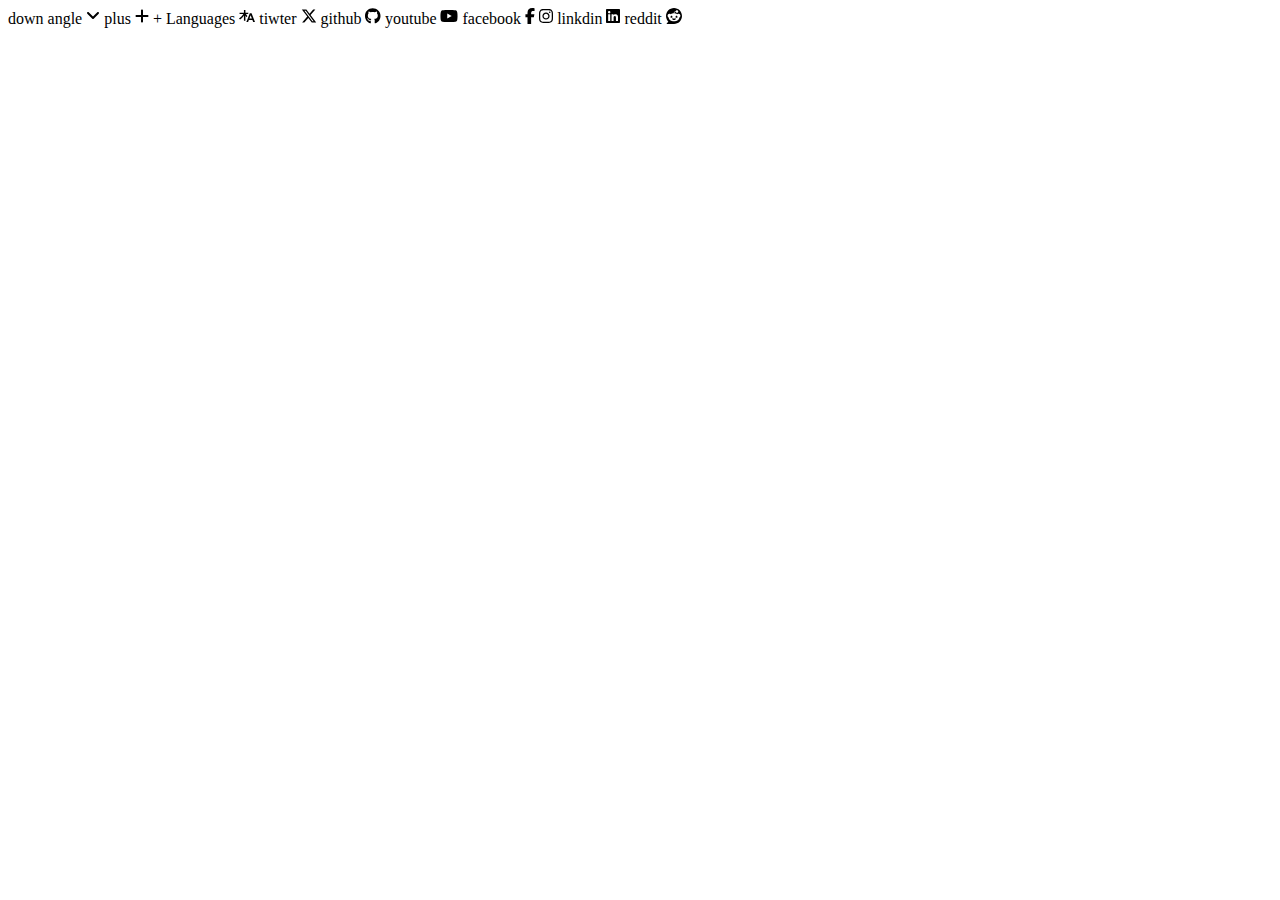
<file: CSS/Ultra edit web (Clone)/icons.html>
<!DOCTYPE html>
<html lang="en">

<head>
    <meta charset="UTF-8">
    <meta name="viewport" content="width=, initial-scale=1.0">
    <title>Document</title>

    <link rel="stylesheet" href="https://cdnjs.cloudflare.com/ajax/libs/font-awesome/6.5.1/css/all.min.css"
        integrity="sha512-DTOQO9RWCH3ppGqcWaEA1BIZOC6xxalwEsw9c2QQeAIftl+Vegovlnee1c9QX4TctnWMn13TZye+giMm8e2LwA=="
        crossorigin="anonymous" referrerpolicy="no-referrer" />
</head>

<body>
    down angle
    <svg xmlns="http://www.w3.org/2000/svg" height="16" width="14"
        viewBox="0 0 448 512"><!--!Font Awesome Free 6.5.1 by @fontawesome - https://fontawesome.com License - https://fontawesome.com/license/free Copyright 2023 Fonticons, Inc.-->
        <path
            d="M201.4 342.6c12.5 12.5 32.8 12.5 45.3 0l160-160c12.5-12.5 12.5-32.8 0-45.3s-32.8-12.5-45.3 0L224 274.7 86.6 137.4c-12.5-12.5-32.8-12.5-45.3 0s-12.5 32.8 0 45.3l160 160z" />
    </svg>




    plus

    <svg xmlns="http://www.w3.org/2000/svg" height="16" width="14"
        viewBox="0 0 448 512"><!--!Font Awesome Free 6.5.1 by @fontawesome - https://fontawesome.com License - https://fontawesome.com/license/free Copyright 2023 Fonticons, Inc.-->
        <path
            d="M256 80c0-17.7-14.3-32-32-32s-32 14.3-32 32V224H48c-17.7 0-32 14.3-32 32s14.3 32 32 32H192V432c0 17.7 14.3 32 32 32s32-14.3 32-32V288H400c17.7 0 32-14.3 32-32s-14.3-32-32-32H256V80z" />
    </svg>


    &plus;



    <i class="fa-solid fa-plus"></i>

    Languages

    <svg width="16" height="16" viewBox="0 0 16 16" fill="none" xmlns="http://www.w3.org/2000/svg"
        class="default-ltr-cache-4z3qvp e1svuwfo1" data-name="Languages" aria-hidden="true">
        <path fill-rule="evenodd" clip-rule="evenodd"
            d="M10.7668 5.33333L10.5038 5.99715L9.33974 8.9355L8.76866 10.377L7.33333 14H9.10751L9.83505 12.0326H13.4217L14.162 14H16L12.5665 5.33333H10.8278H10.7668ZM10.6186 9.93479L10.3839 10.5632H11.1036H12.8856L11.6348 7.2136L10.6186 9.93479ZM9.52722 4.84224C9.55393 4.77481 9.58574 4.71045 9.62211 4.64954H6.41909V2H4.926V4.64954H0.540802V5.99715H4.31466C3.35062 7.79015 1.75173 9.51463 0 10.4283C0.329184 10.7138 0.811203 11.2391 1.04633 11.5931C2.55118 10.6795 3.90318 9.22912 4.926 7.57316V12.6667H6.41909V7.51606C6.81951 8.15256 7.26748 8.76169 7.7521 9.32292L8.31996 7.88955C7.80191 7.29052 7.34631 6.64699 6.9834 5.99715H9.06968L9.52722 4.84224Z"
            fill="currentColor"></path>
    </svg>



    tiwter


    <svg xmlns="http://www.w3.org/2000/svg" height="16" width="16"
        viewBox="0 0 512 512"><!--!Font Awesome Free 6.5.1 by @fontawesome - https://fontawesome.com License - https://fontawesome.com/license/free Copyright 2023 Fonticons, Inc.-->
        <path
            d="M389.2 48h70.6L305.6 224.2 487 464H345L233.7 318.6 106.5 464H35.8L200.7 275.5 26.8 48H172.4L272.9 180.9 389.2 48zM364.4 421.8h39.1L151.1 88h-42L364.4 421.8z" />
    </svg>



    github

    <svg xmlns="http://www.w3.org/2000/svg" height="16" width="15.5"
        viewBox="0 0 496 512"><!--!Font Awesome Free 6.5.1 by @fontawesome - https://fontawesome.com License - https://fontawesome.com/license/free Copyright 2023 Fonticons, Inc.-->
        <path
            d="M165.9 397.4c0 2-2.3 3.6-5.2 3.6-3.3 .3-5.6-1.3-5.6-3.6 0-2 2.3-3.6 5.2-3.6 3-.3 5.6 1.3 5.6 3.6zm-31.1-4.5c-.7 2 1.3 4.3 4.3 4.9 2.6 1 5.6 0 6.2-2s-1.3-4.3-4.3-5.2c-2.6-.7-5.5 .3-6.2 2.3zm44.2-1.7c-2.9 .7-4.9 2.6-4.6 4.9 .3 2 2.9 3.3 5.9 2.6 2.9-.7 4.9-2.6 4.6-4.6-.3-1.9-3-3.2-5.9-2.9zM244.8 8C106.1 8 0 113.3 0 252c0 110.9 69.8 205.8 169.5 239.2 12.8 2.3 17.3-5.6 17.3-12.1 0-6.2-.3-40.4-.3-61.4 0 0-70 15-84.7-29.8 0 0-11.4-29.1-27.8-36.6 0 0-22.9-15.7 1.6-15.4 0 0 24.9 2 38.6 25.8 21.9 38.6 58.6 27.5 72.9 20.9 2.3-16 8.8-27.1 16-33.7-55.9-6.2-112.3-14.3-112.3-110.5 0-27.5 7.6-41.3 23.6-58.9-2.6-6.5-11.1-33.3 2.6-67.9 20.9-6.5 69 27 69 27 20-5.6 41.5-8.5 62.8-8.5s42.8 2.9 62.8 8.5c0 0 48.1-33.6 69-27 13.7 34.7 5.2 61.4 2.6 67.9 16 17.7 25.8 31.5 25.8 58.9 0 96.5-58.9 104.2-114.8 110.5 9.2 7.9 17 22.9 17 46.4 0 33.7-.3 75.4-.3 83.6 0 6.5 4.6 14.4 17.3 12.1C428.2 457.8 496 362.9 496 252 496 113.3 383.5 8 244.8 8zM97.2 352.9c-1.3 1-1 3.3 .7 5.2 1.6 1.6 3.9 2.3 5.2 1 1.3-1 1-3.3-.7-5.2-1.6-1.6-3.9-2.3-5.2-1zm-10.8-8.1c-.7 1.3 .3 2.9 2.3 3.9 1.6 1 3.6 .7 4.3-.7 .7-1.3-.3-2.9-2.3-3.9-2-.6-3.6-.3-4.3 .7zm32.4 35.6c-1.6 1.3-1 4.3 1.3 6.2 2.3 2.3 5.2 2.6 6.5 1 1.3-1.3 .7-4.3-1.3-6.2-2.2-2.3-5.2-2.6-6.5-1zm-11.4-14.7c-1.6 1-1.6 3.6 0 5.9 1.6 2.3 4.3 3.3 5.6 2.3 1.6-1.3 1.6-3.9 0-6.2-1.4-2.3-4-3.3-5.6-2z" />
    </svg>



    youtube


    <svg xmlns="http://www.w3.org/2000/svg" height="16" width="18"
        viewBox="0 0 576 512"><!--!Font Awesome Free 6.5.1 by @fontawesome - https://fontawesome.com License - https://fontawesome.com/license/free Copyright 2023 Fonticons, Inc.-->
        <path
            d="M549.7 124.1c-6.3-23.7-24.8-42.3-48.3-48.6C458.8 64 288 64 288 64S117.2 64 74.6 75.5c-23.5 6.3-42 24.9-48.3 48.6-11.4 42.9-11.4 132.3-11.4 132.3s0 89.4 11.4 132.3c6.3 23.7 24.8 41.5 48.3 47.8C117.2 448 288 448 288 448s170.8 0 213.4-11.5c23.5-6.3 42-24.2 48.3-47.8 11.4-42.9 11.4-132.3 11.4-132.3s0-89.4-11.4-132.3zm-317.5 213.5V175.2l142.7 81.2-142.7 81.2z" />
    </svg>

    facebook

    <svg xmlns="http://www.w3.org/2000/svg" height="16" width="10"
        viewBox="0 0 320 512"><!--!Font Awesome Free 6.5.1 by @fontawesome - https://fontawesome.com License - https://fontawesome.com/license/free Copyright 2023 Fonticons, Inc.-->
        <path
            d="M80 299.3V512H196V299.3h86.5l18-97.8H196V166.9c0-51.7 20.3-71.5 72.7-71.5c16.3 0 29.4 .4 37 1.2V7.9C291.4 4 256.4 0 236.2 0C129.3 0 80 50.5 80 159.4v42.1H14v97.8H80z" />
    </svg>

    <svg xmlns="http://www.w3.org/2000/svg" height="16" width="14"
        viewBox="0 0 448 512"><!--!Font Awesome Free 6.5.1 by @fontawesome - https://fontawesome.com License - https://fontawesome.com/license/free Copyright 2023 Fonticons, Inc.-->
        <path
            d="M224.1 141c-63.6 0-114.9 51.3-114.9 114.9s51.3 114.9 114.9 114.9S339 319.5 339 255.9 287.7 141 224.1 141zm0 189.6c-41.1 0-74.7-33.5-74.7-74.7s33.5-74.7 74.7-74.7 74.7 33.5 74.7 74.7-33.6 74.7-74.7 74.7zm146.4-194.3c0 14.9-12 26.8-26.8 26.8-14.9 0-26.8-12-26.8-26.8s12-26.8 26.8-26.8 26.8 12 26.8 26.8zm76.1 27.2c-1.7-35.9-9.9-67.7-36.2-93.9-26.2-26.2-58-34.4-93.9-36.2-37-2.1-147.9-2.1-184.9 0-35.8 1.7-67.6 9.9-93.9 36.1s-34.4 58-36.2 93.9c-2.1 37-2.1 147.9 0 184.9 1.7 35.9 9.9 67.7 36.2 93.9s58 34.4 93.9 36.2c37 2.1 147.9 2.1 184.9 0 35.9-1.7 67.7-9.9 93.9-36.2 26.2-26.2 34.4-58 36.2-93.9 2.1-37 2.1-147.8 0-184.8zM398.8 388c-7.8 19.6-22.9 34.7-42.6 42.6-29.5 11.7-99.5 9-132.1 9s-102.7 2.6-132.1-9c-19.6-7.8-34.7-22.9-42.6-42.6-11.7-29.5-9-99.5-9-132.1s-2.6-102.7 9-132.1c7.8-19.6 22.9-34.7 42.6-42.6 29.5-11.7 99.5-9 132.1-9s102.7-2.6 132.1 9c19.6 7.8 34.7 22.9 42.6 42.6 11.7 29.5 9 99.5 9 132.1s2.7 102.7-9 132.1z" />
    </svg>

    linkdin

    <svg xmlns="http://www.w3.org/2000/svg" height="16" width="14"
        viewBox="0 0 448 512"><!--!Font Awesome Free 6.5.1 by @fontawesome - https://fontawesome.com License - https://fontawesome.com/license/free Copyright 2023 Fonticons, Inc.-->
        <path
            d="M416 32H31.9C14.3 32 0 46.5 0 64.3v383.4C0 465.5 14.3 480 31.9 480H416c17.6 0 32-14.5 32-32.3V64.3c0-17.8-14.4-32.3-32-32.3zM135.4 416H69V202.2h66.5V416zm-33.2-243c-21.3 0-38.5-17.3-38.5-38.5S80.9 96 102.2 96c21.2 0 38.5 17.3 38.5 38.5 0 21.3-17.2 38.5-38.5 38.5zm282.1 243h-66.4V312c0-24.8-.5-56.7-34.5-56.7-34.6 0-39.9 27-39.9 54.9V416h-66.4V202.2h63.7v29.2h.9c8.9-16.8 30.6-34.5 62.9-34.5 67.2 0 79.7 44.3 79.7 101.9V416z" />
    </svg>

    reddit
    <svg xmlns="http://www.w3.org/2000/svg" height="16" width="16"
        viewBox="0 0 512 512"><!--!Font Awesome Free 6.5.1 by @fontawesome - https://fontawesome.com License - https://fontawesome.com/license/free Copyright 2023 Fonticons, Inc.-->
        <path
            d="M0 256C0 114.6 114.6 0 256 0S512 114.6 512 256s-114.6 256-256 256L37.1 512c-13.7 0-20.5-16.5-10.9-26.2L75 437C28.7 390.7 0 326.7 0 256zM349.6 153.6c23.6 0 42.7-19.1 42.7-42.7s-19.1-42.7-42.7-42.7c-20.6 0-37.8 14.6-41.8 34c-34.5 3.7-61.4 33-61.4 68.4l0 .2c-37.5 1.6-71.8 12.3-99 29.1c-10.1-7.8-22.8-12.5-36.5-12.5c-33 0-59.8 26.8-59.8 59.8c0 24 14.1 44.6 34.4 54.1c2 69.4 77.6 125.2 170.6 125.2s168.7-55.9 170.6-125.3c20.2-9.6 34.1-30.2 34.1-54c0-33-26.8-59.8-59.8-59.8c-13.7 0-26.3 4.6-36.4 12.4c-27.4-17-62.1-27.7-100-29.1l0-.2c0-25.4 18.9-46.5 43.4-49.9l0 0c4.4 18.8 21.3 32.8 41.5 32.8zM177.1 246.9c16.7 0 29.5 17.6 28.5 39.3s-13.5 29.6-30.3 29.6s-31.4-8.8-30.4-30.5s15.4-38.3 32.1-38.3zm190.1 38.3c1 21.7-13.7 30.5-30.4 30.5s-29.3-7.9-30.3-29.6c-1-21.7 11.8-39.3 28.5-39.3s31.2 16.6 32.1 38.3zm-48.1 56.7c-10.3 24.6-34.6 41.9-63 41.9s-52.7-17.3-63-41.9c-1.2-2.9 .8-6.2 3.9-6.5c18.4-1.9 38.3-2.9 59.1-2.9s40.7 1 59.1 2.9c3.1 .3 5.1 3.6 3.9 6.5z" />
    </svg>
</body>

</html>
</file>
<file: CSS/netfltx web (Clone)/style.css>
* {
    margin: 0px;
    padding: 0px;
    border: none;
    box-sizing: border-box;
    font-family: sans-serif;
    color: #ffffff;
}

body {
    background-color: black;
}


.main {
    width: 98.7vw;
    height: 101vh;
    background-image: url(assets/1.jpg);
    background-repeat: no-repeat;
    max-height: (1200px, 98.7vw);
    background-position: center center;
    background-size: cover;
}

.box {
    width: 98.7vw;
    height: 101vh;
    background-image: linear-gradient(to top, rgba(0, 0, 0, 0.8) 0, rgba(0, 0, 0, 0) 60%, rgba(0, 0, 0, 0.8) 100%);
    background-size: cover;
    opacity: 1;
    z-index: 0;

}

nav {
    height: 48px;
    padding: 3rem;
    display: flex;
    justify-content: space-between;
    align-items: center;
    width: 80vw;
    position: relative;
    z-index: 1;
    margin: auto;
}

nav>.img-1>img {
    height: 2.5rem;
    width: 9.25rem;
    z-index: 10;
    position: relative;
}

nav>.button>button {
    height: 30px;
    width: 75px;
    color: #ffffff;
    background-color: red;
}

main {
    text-align: center;
    display: flex;
    justify-content: center;
    align-items: center;
    flex-direction: column;
    width: 100%;
    height: 85%;
    gap: 20px;
}

main> :nth-child(1) {
    font-size: 3rem;
    font-weight: 900;

}

main> :nth-child(2){
    font-size: 1.5rem;
    font-weight: 500;

}

main> :nth-child(3),#io  {
    font-size: 1.2rem;
    font-weight: 500;
}

.email {
    display: flex;
    width: 41.7vw;
    height: 120px;
    justify-content: center;
    gap: 40px;
}

.email>#em {
    min-width: 16px;
    min-height: 16px;
    background-color: rgb(0, 0, 0);
    color: rgb(195, 188, 188);
    opacity: 0.8;
    height: 60px;
    width: 375px;
    font-size: 24px;
    border: #ffffff 1px solid;
    border-radius: 5px;
    padding-left: 20px;
}

.email>button {
    background-color: red;
    width: 200px;
    height: 54px;
    font-size: 24px;
}

.line {
    width: 100%;
    height: 10px;
    background-color: rgb(60, 58, 58);
}


.tv {
    width: 100%;
   min-height: (80vh ,700px);
    background-color: rgb(0, 0, 0);
    display: flex;
    justify-content: center;
    align-items: center;

}

.tv>.text-tv {
    display: flex;
    justify-content: center;
    align-items: center;
    text-align: start;
    flex-direction: column;
    height: 192px;
    width: 483px;
    gap: 20px;
}

.tv>.text-tv :nth-child(1) {
    font-size: 50px;
    font-weight: 900;
}

.tv>.text-tv :nth-child(2) {
    font-size: 25px;
    font-weight: 500;
}

.tv>.tv-img>video {

    width: 350px;
    position: relative;
    bottom: 8px;
    right: 2px;
    z-index: 5;
}
.tv>.tv-img {
    width: 485px;
    height: 362px;
    background-size: cover;
    background-image: url(assets/tv.png);
    display: flex;
  
    z-index: 10 !important;
    justify-content: center;
    align-items: center;
}


.tv>.mobile {
    background-image: url(assets/mobile-0819.jpg);

}
.tv > .text-mobile{
    height: 292px;

}

.tv>.mobile>.mob-img {
    width: 260px;
    height: 84px;
    background-color: black;
    border: 2px solid #aba4a4;
    border-radius: 10px;
    padding: 8px 12px;
    gap: 15px;
    display: flex;
    position: relative;
    top: 125px;
}

.tv>.mobile>.mob-img>.tx {
    display: flex;
    justify-content: center;
    align-items: center;
    flex-direction: column;
}

.tv>.mobile>.mob-img>.tx :nth-child(2) {
    color: blue;
}

.tv>.mobile>.mob-img :nth-child(3) {
    height: 60px;
    width: 48px;
}
 
#kids{
    background-image: url(assets/last.png) !important;
}

.faqs{
    height: 944px;
    width: 98.7vw;
    display: flex;
    margin-top: 60px;
    justify-content: flex-start; 
    align-items: center;
    flex-direction: column;
    gap: 10px;
}
.faqs :nth-child(1){
    font-size: 50px;
    font-weight: 900;
}
#Questions{
    height: 84px;
    width: 75vw;
    padding: 24px;
    background-color: #2b2b2b;
    font-size: 24px;
    display: flex;
    justify-content: space-between;
    align-items: center;
}
#Questions > span{
    font-weight: 100;
}
#io{
    margin-top: 50px;
}
.hec{
    margin-top: 10px;
}


























@media screen and (max-width:960px) {
    nav {
        width: 98.7vw;
    }
    
.faqs :nth-child(1){
    font-size: 35px;
    font-weight: 700;
    text-align: center;
}

    .email {
        flex-direction: column;
        align-items: center;
        justify-content: center;

    }
    .tv{
        flex-direction: column; 
        max-width: 98.7vh !important;
    }
    
.tv>.text-tv :nth-child(1) {
    font-size: 35px;
    max-width: 98.7vw !important ;
    text-align: center;
    font-weight: 700;
}

.tv>.text-tv :nth-child(2) {
    text-align: center;
    font-size: 15px;
    max-width: 98.7vw !important ;
    font-weight: 400;
}
.tv>.tv-img {
    width: 370px;
    height: 250px;
    }
/*     
.tv>.text-tv {
    max-width: 98.7vw !important; 
} */

.tv>.tv-img>video {

    width: 270px;
    position: relative;
    bottom: -9px;
    right: 2px;

}
/* 
.tv > .text-mobile{
    height: 655px;
} */
}

@media  screen and (max-width:480px) {
    
.email>#em {
    font-size: 15px;
    width: 260px;
}
.tv>.tv-img>video {

    width: 211px;
    position: relative;
    bottom: 4px;
    right: -7px;
}
    
.faqs :nth-child(1){
    font-size: 35px;
    font-weight: 700;
    text-align: center;
}
.tv>.tv-img {
    width: 280px;
    height: 220px;
    }
}
</file>
<file: CSS/Ultra edit web (Clone)/ultra edit.css>
* {
    padding: 0;
    margin: 0;
}

body {
    background-color: #ffffff;
}

nav {
    display: flex;
    justify-content: space-around;
    align-items: center;
    gap: 30vw;
}

nav>.logo {
    width: 174px;

    height: 56px;
    background-image: url(logo.webp);
    background-size: cover;
}

.menu>ul {
    list-style: none;
    display: flex;
    gap: 70px;
}

.menu>ul>li {
    font-size: 16px;
    font-family: 'Segoe UI', Tahoma, Geneva, Verdana, sans-serif;
    color: #222222;
    font-weight: bold;
    display: flex;
    align-items: center;
    /* gap: 5px; */

}
#lan{
    margin-left: -50px;
}

/* for hero sector */

.hero-sector {
    display: flex;
    flex-direction: column;
    justify-content: center;
    gap: 35px;
    align-items: center;
    margin-top: 100px;
}

.heroheading {
    display: flex;
    align-items: center;
    gap: 10px;

}

.hero-sector>.heroheading>img {
    height: 30px;
}

.hero-sector>.heroheading>h1 {
    font-family: 'Segoe UI';
    font-size: 48px;
    color: #222222;
    font-weight: 600;
}

.hero-sector>.heroheading>h1>span {
    font-weight: 700;
}

.hero-sector>h3 {
    text-align: center;
    font-size: 20px;
    color: #222222;
    padding: 0px 50px;
    font-weight: 500;
    font-family: 'Segoe UI';
}

.hero-sector>button {
    padding: 14px;
    background-color: #00b6d1;
    border-radius: 10px;
    font-family: 'Segoe UI';
    color: #ffffff;
    font-weight: 700;
    border: none;
}

.sector2 {
    display: flex;
    justify-content: flex-start;
    align-items: center;
    padding-left: 160px;
    margin-top: 80px;
}

.sector2>.img {
    background-image: url("logo.webp");
    width: 65px;
    height: 60px;
    background-size: cover;

}

.sector2>h3 {
    font-family: 'Segoe UI', Tahoma, Geneva, Verdana, sans-serif;
    font-weight: 400;
    font-size: 26px;
    color: #222222;
}

.sector2>span {
    color: #222222;
    margin-left: 10px;
    font-family: 'Segoe UI', Tahoma, Geneva, Verdana, sans-serif;
}

.sector2>span>a {
    color: #222222;
    text-decoration: none;
}

.content {
    display: grid;
    grid-template-columns: 310px 310px 310px;
    grid-template-rows: 160px 160px 160px;
    margin: 40px 180px;
    gap: 20px;
}

.language {
    width: 300px;
    height: 150px;
    background-color: rgb(247, 247, 247);
    display: flex;
    justify-content: center;
    flex-direction: column;
    align-items: center;
    gap: 25px;
}

.text {
    display: flex;
    justify-content: center;
    flex-direction: column;
    align-items: center;
}

.language>.text>h3 {
    color: #222222;
    font-family: 'Segoe UI', Tahoma, Geneva, Verdana, sans-serif;
    font-size: 22px;
}

.language>.text>p {
    font-family: 'Segoe UI';
    color: #222222;
    font-size: 12px;

}

.language>.button>button {
    padding: 8px 15px;
}

.language>.button>#but1 {
    background-color: #00b6d1;
    border: none;
    color: #ffffff;
    font-family: 'Segoe UI', Tahoma, Geneva, Verdana, sans-serif;
}

.language>.button>#but2 {
    border: none;
    color: #ffffff;
    font-family: 'Segoe UI', Tahoma, Geneva, Verdana, sans-serif;
    background-color: #81c780;
}

.gr1 {
    grid-row: 1/2;
    grid-column: 1/2;
}

.gr2 {
    grid-row: 1/2;
    grid-column: 2/3;
}

.gr3 {
    grid-row: 1/2;
    grid-column: 3/4;
}

.gr4 {
    grid-row: 2/3;
    grid-column: 1/2;
}

.gr5 {
    grid-row: 2/3;
    grid-column: 2/3;
}

.gr6 {
    grid-row: 2/3;
    grid-column: 3/4;
}

.gr7 {
    grid-row: 3/4;
    grid-column: 1/2;
}

.gr8 {
    grid-row: 3/4;
    grid-column: 2/3;
}

.gr9 {
    grid-row: 3/4;
    grid-column: 3/4;
}

.gr10 {
    grid-row: 4/5;
    grid-column: 1/2;
}

/* css for footer */
footer{
    background-color: #eeeded;
    width: 100vw;
}
.about {
    width: 100vw;
    height: 750px;
    background-color: #222222;
    margin: 70px 0px;
    padding: 48px 0px;

}

.sub {
    margin: 0px 200px;
    display: grid;
    grid-template-rows: "1fr 1fr";
    grid-template-columns: "2fr";
    justify-content: center;
    gap: 10px;
}
.details{
    display: flex;
    justify-content: center;
    align-items: center;
    flex-direction: column;
}
.sub>.details>h3 {
    color: #ffffff;
    font-family: 'Segoe UI';
    text-align: center;
    font-size: 26px;
}

.sub>.details>p {
    color: #ffffff;
    font-family: 'Segoe UI';
    font-size: 20px;
    text-align: center;

}

.email{
    width:290px;
    height: 260px;
    background-color: #ffffff;
    grid-row: 1/2;
    grid-column: 2/3;
    display: flex;
    justify-content: center;
    align-items: center;
    flex-direction: column;
    gap: 5px;
}

.email > h3{
    margin: 30px 0px;
    color: #00b6d1;
    font-family: 'Segoe UI';
    font-size: 22px;
    font-weight: 600;
}

.email > label{
    font-family: 'Segoe UI';
    color: #222222;
}

.email > #fill{
    padding: 15px 25px;
    border:  0.4px solid #838080 ;
}

.email > button{
    background-color: #00b6d1;
    color: #ffffff;
    font-family: 'Segoe UI';
    padding: 15px 82px;
    border: none;
    border-radius: 5px;

}

.info{
    margin: 140px 200px;
    color: #ffffff;
    font-family: 'Segoe UI';

}

.info > h3{
    font-size: x-large;
    font-weight: 600;
}

.info > p{
    margin-top: 20px;
}

.info > p > a{
    text-decoration: none;
    color: #00b6d1;
}
.info2{
    margin: -80px 200px ;
}

.end > .a-options{
    width: 100vw;
    height: 400px;
    display: flex;
    justify-content: center;
    gap: 10px;
    font-family: 'Segoe UI';
    color: #222222;
}
.end > .a-options>div{
    width: 250px;
    height: 300PX;
    text-align: center;
    display: flex;
    align-items: flex-start;
    flex-direction: column;
    justify-content: flex-start;
}

.end > .a-options>div>h3{
    margin: 20px 0px;
}

.end > .a-options>div>a{
    color: #222222;
    text-decoration: none;
}

.end > .a-options>.four>#em{
    padding: 10px 20px;
    margin: 10px 0px;
    border: none;
    border-radius: 5px;
}

.end > .a-options>.four>button{
    padding: 10px 65px;
    border:none;
    background-color: #00b6d1;
    color: #ffffff;
    font-weight: 700;
}
 .end-about{
    display: flex;
    justify-content: center;
    align-items: center;
    width: 100vw;
    gap: 570px;
    height: 65px;
}
 .end-about> .img-1{
     background-image: url(logo.webp); 
    background-size: cover;
    width: 200px;
    height: 65px;
}

.end-about> .icons{
    width: 300px;
    height: 65px;  display: flex;
    justify-content: center;
    align-items: center;   
    gap: 8px; 
}
</file>
